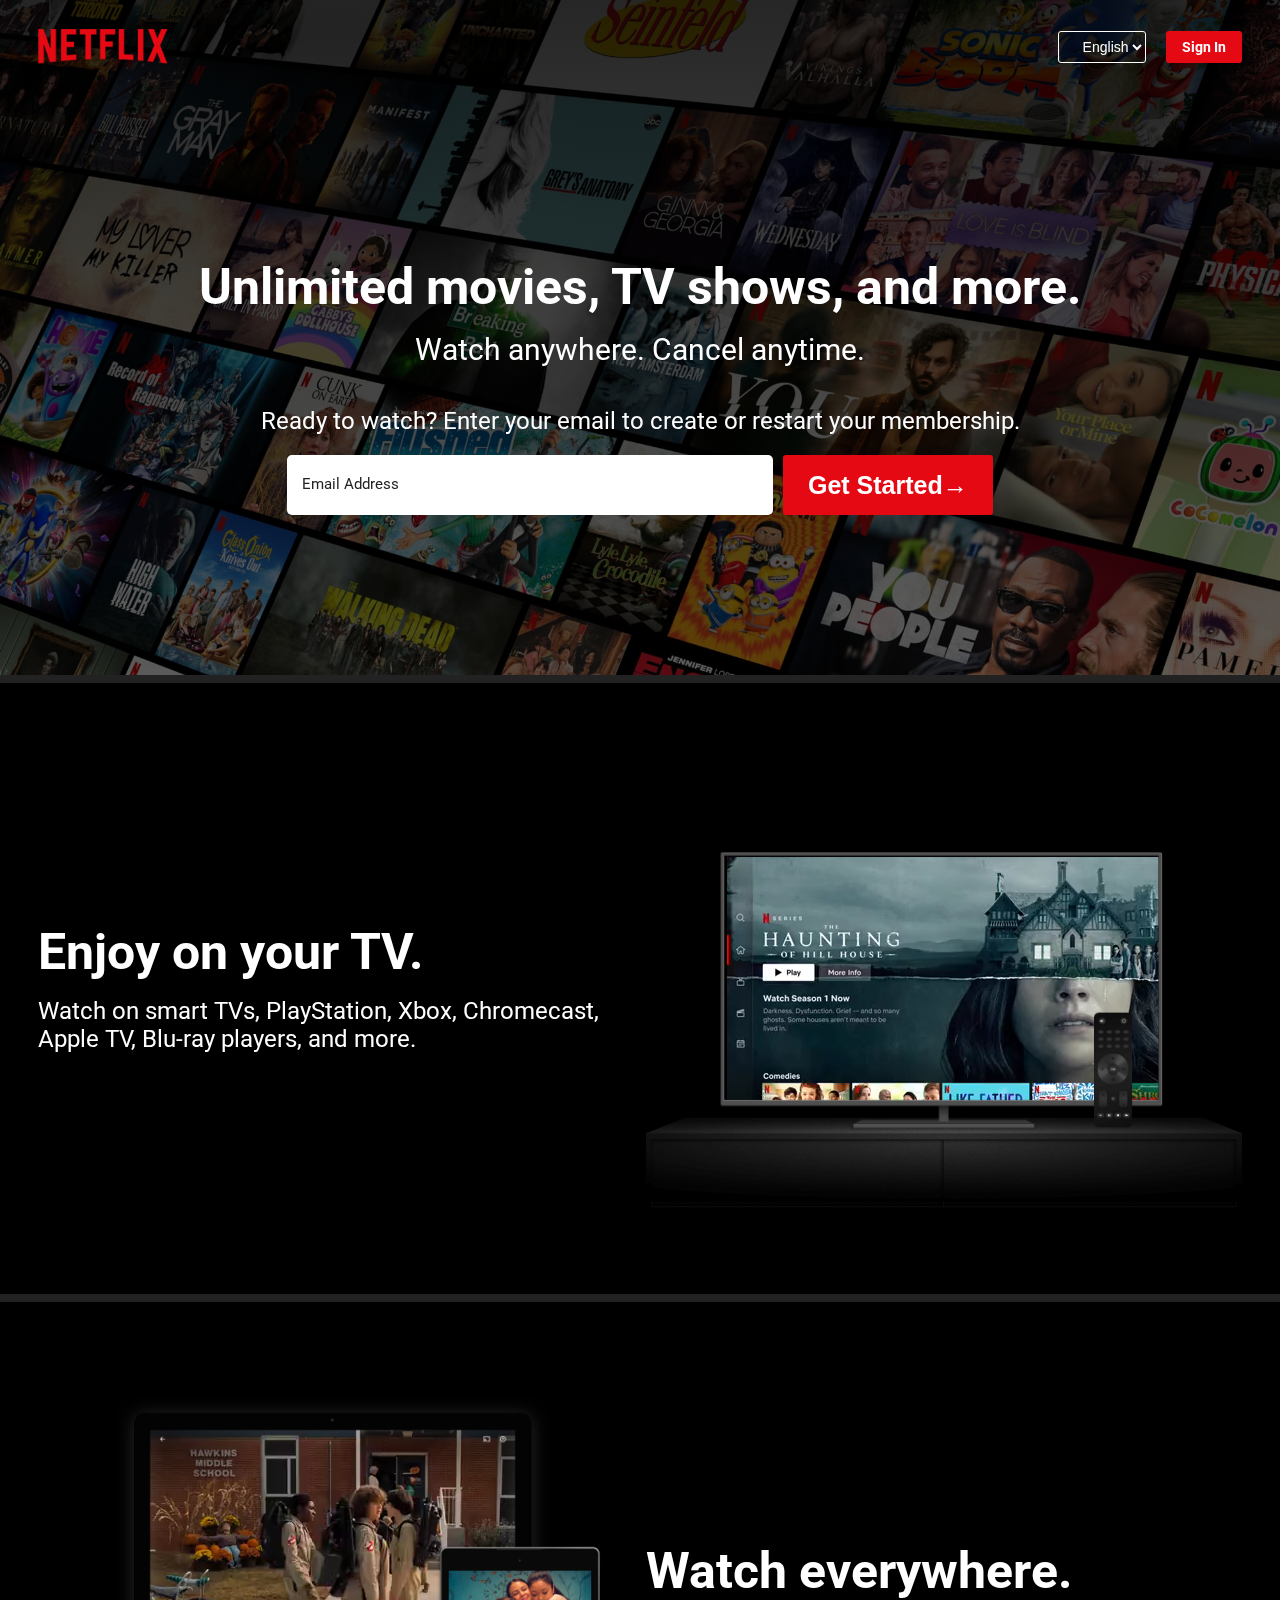
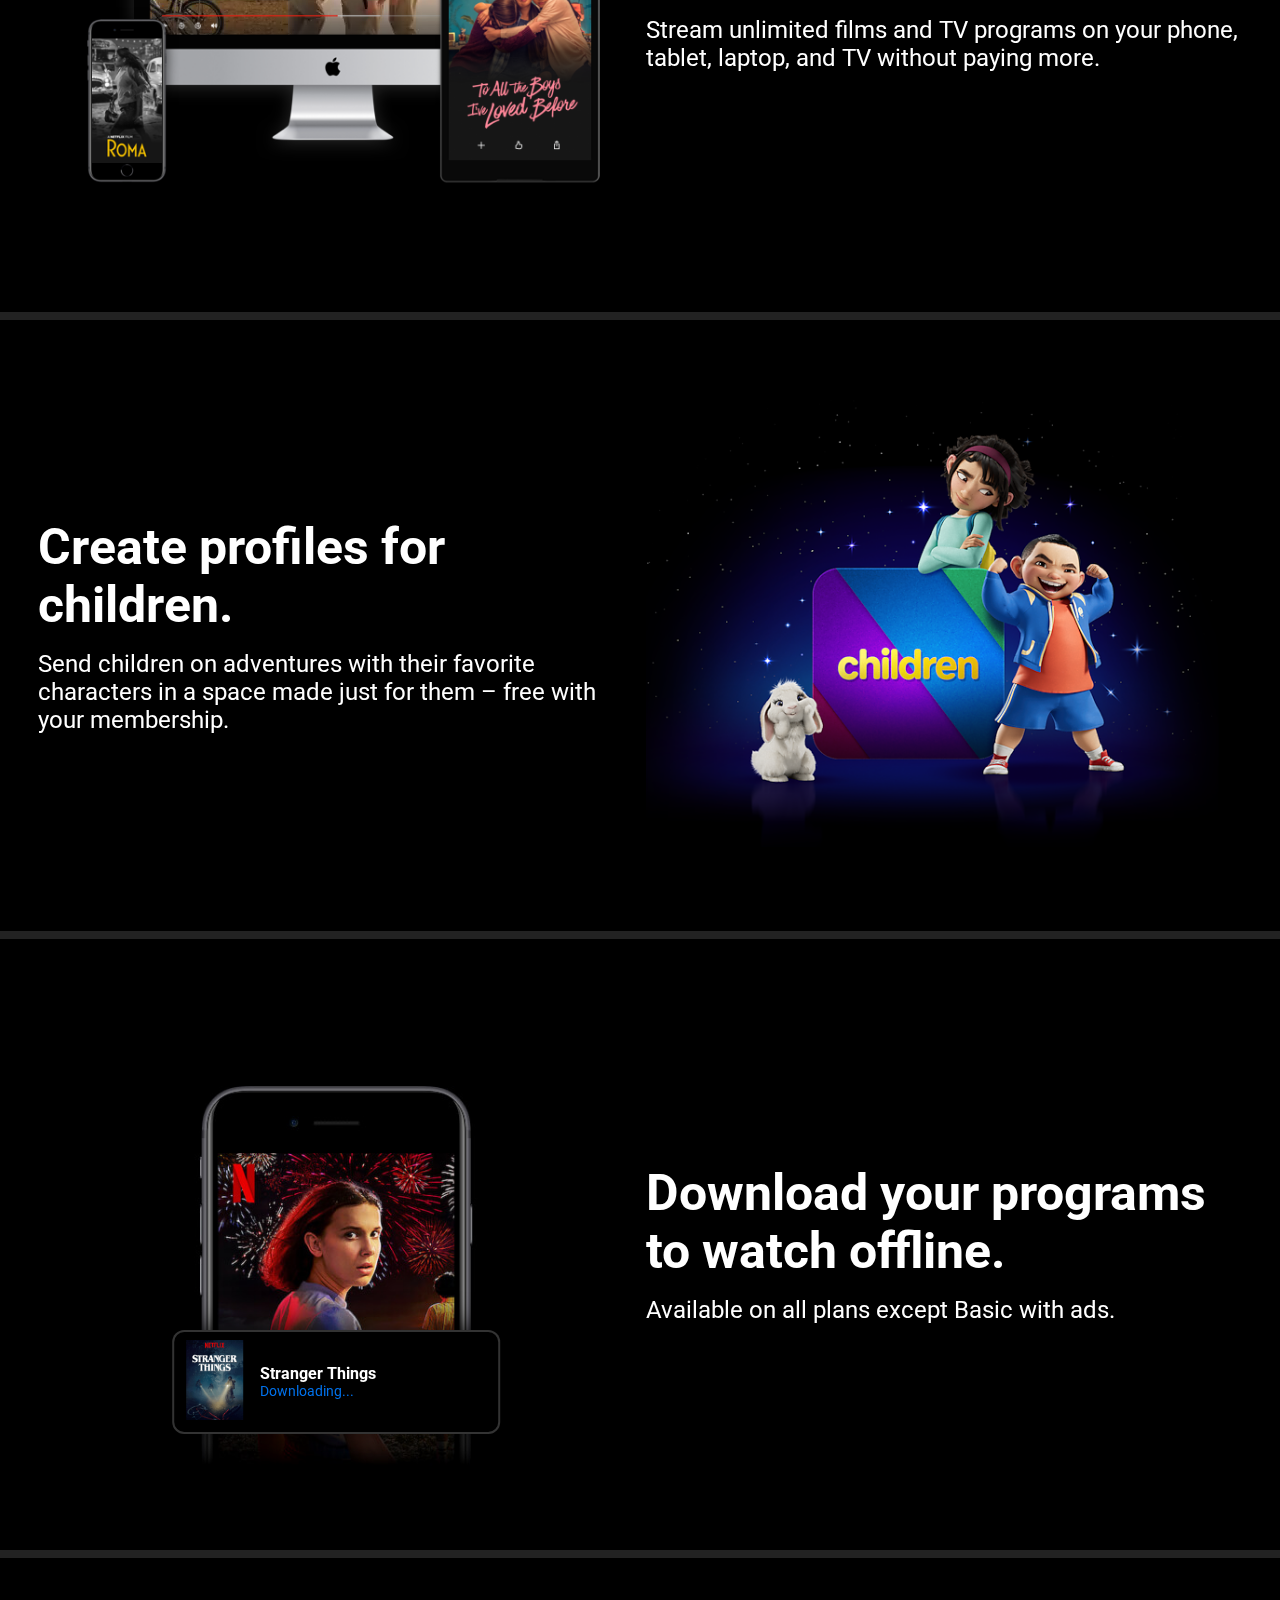
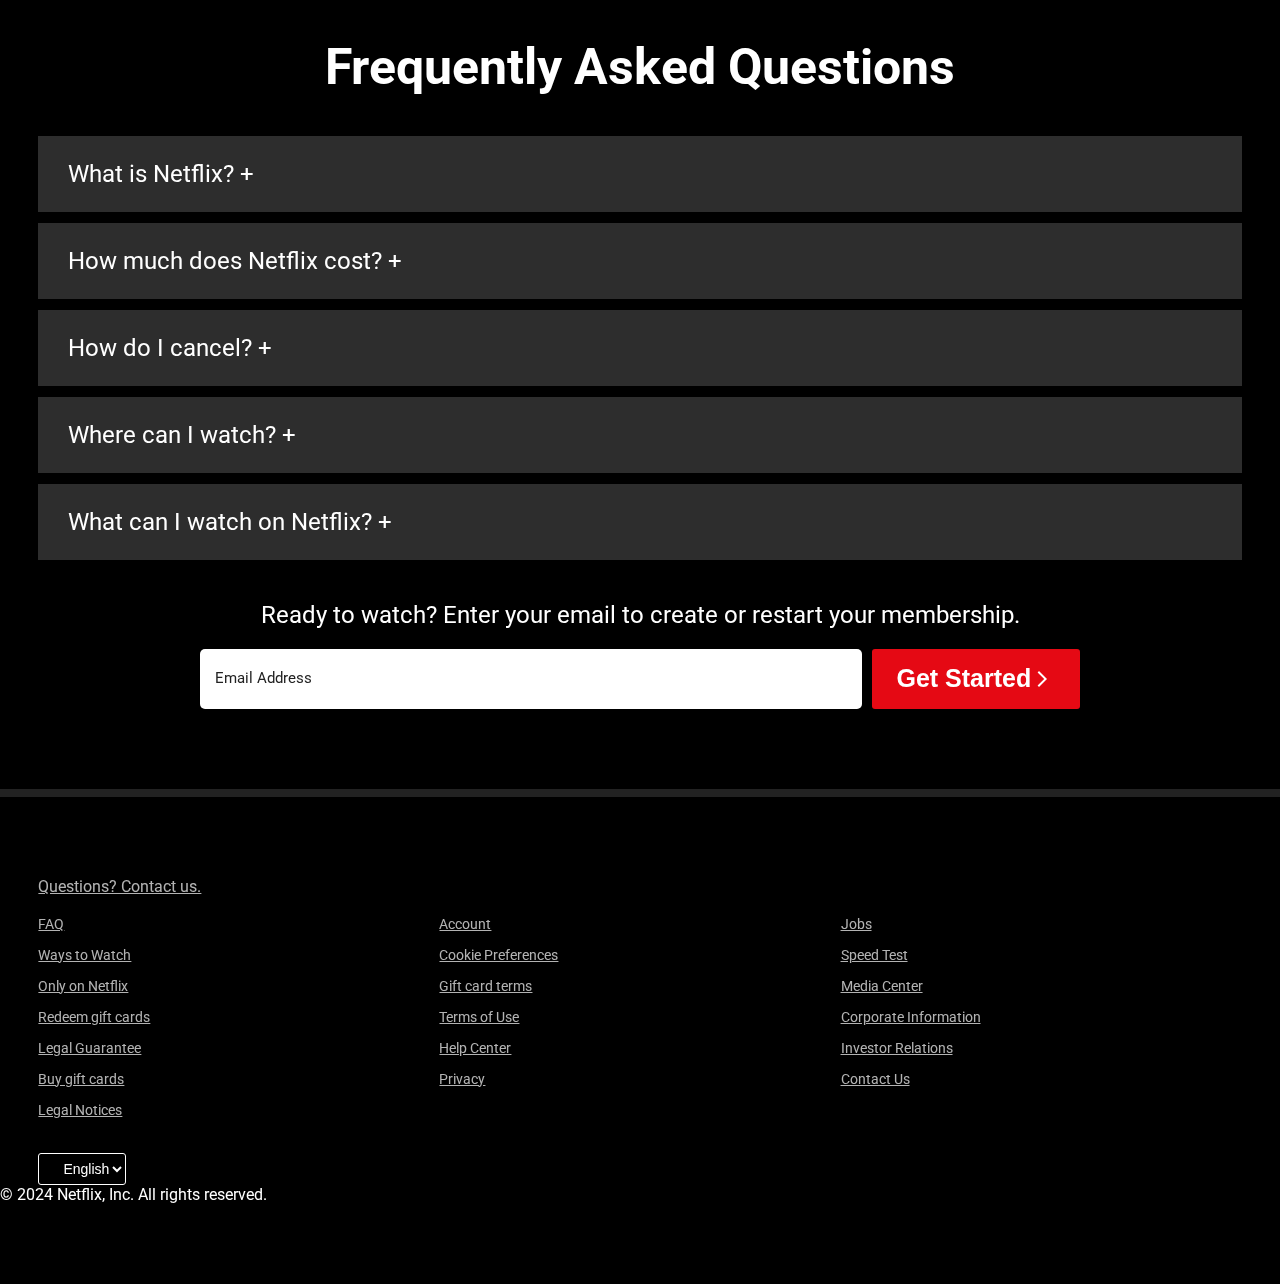
<file: index.html>
<!DOCTYPE html>
<html lang="en">
<head>
    <meta charset="UTF-8">
    <meta http-equiv="X-UA-Compatible" content="IE=edge">
    <meta name="viewport" content="width=device-width, initial-scale=1.0">
    <link rel="shortcut icon" href="https://assets.nflxext.com/us/ffe/siteui/common/icons/nficon2016.ico" type="image/x-icon">
    <link rel="stylesheet" href="./style.css">
    <style>
        .header {
            height: 75vh;
            background-image: linear-gradient(
                0deg,
                rgba(0,0,0,0.5),
                rgba(0,0,0,0.8)
            ), url("./images/bg.jpg");
            background-repeat: no-repeat;
            background-position: center 30%;
            background-size: cover; 
        }
    </style>
    <title>Netflix India – Watch TV Shows Online, Watch Movies Online</title>
</head>
<body>
    <!-- header  -->
    <div class="header">
        <div class="container">
            <nav class="navbar">
                <a href="#" class="logo">
                    <img src="./images/netflix-logo.png" alt="Logo" />
                </a>
                <div class="select-box">
                    <select>
                        <option value="">English</option>
                        <option value="">हिन्दी</option>
                    </select>
                </div>

                <a href="#" class="signin-btn">Sign In</a>
            </nav>

            <!-- header content  -->
            <div class="header-content">
                <h1>Unlimited movies, TV shows, and more.</h1>
                <h2>Watch anywhere. Cancel anytime.</h2>

                <div class="form-field">
                    <h3>Ready to watch? Enter your email to create or restart your membership.</h3>

                    <form class="form">
                        <div class="form-group">
                            <input type="email" class="form-input" placeholder=" " id="email">
                            <label for="email" class="form-label">Email Address</label>
                        </div>

                        <button class="get-btn">
                            <span>Get Started</span>
                            <span class="arrow-icon">→</span>
                        </button>
                    </form>
                </div>
            </div>
        </div>
    </div>

    <main>
        <section>
            <div class="container">
                <div class="section-wrap">
                    <div class="section-content">
                        <h1>Enjoy on your TV.</h1>
                        <p>Watch on smart TVs, PlayStation, Xbox, Chromecast, Apple TV, Blu-ray players, and more.</p>
                    </div>
                    
                    <div class="section-media">
                        <img src="./images/tv.png" alt="TV">
                        
                        <div class="video-div video-1">
                            <video autoplay playsinline muted loop>
                                <source src="./videos/video-tv-0819.m4v" type="video/mp4">
                            </video>
                        </div>
                    </div>
                </div>
            </div>
        </section>

        <section>
            <div class="container">
                <div class="section-wrap reverse">
                    <div class="section-content">
                        <h1>Watch everywhere.</h1>
                        <p>Stream unlimited films and TV programs on your phone, tablet, laptop, and TV without paying more.</p>
                    </div>
                    
                    <div class="section-media">
                        <img src="./images/device-pile.png" alt="Devices">
                        
                        <div class="video-div video-2">
                            <video autoplay playsinline muted loop>
                                <source src="./videos/video-devices.m4v" type="video/mp4">
                            </video>
                        </div>
                    </div>
                </div>
            </div>
        </section>

        <section>
            <div class="container">
                <div class="section-wrap">
                    <div class="section-content">
                        <h1>Create profiles for children.</h1>
                        <p>Send children on adventures with their favorite characters in a space made just for them – free with your membership.</p>
                    </div>
                    
                    <div class="section-media">
                        <img src="./images/kids.png" alt="Kids">
                    </div>
                </div>
            </div>
        </section>

        <section>
            <div class="container">
                <div class="section-wrap reverse">
                    <div class="section-content">
                        <h1>Download your programs to watch offline.</h1>
                        <p>Available on all plans except Basic with ads.</p>
                    </div>
                    
                    <div class="section-media">
                        <img src="./images/mobile-0819.jpg" alt="Download">
                        
                        <div class="overlay-box">
                            <div class="overlay-box-img">
                                <img src="./images/boxshot.png" alt="Boxshot">
                            </div>

                            <div class="overlay-box-text">
                                <h4>Stranger Things</h4>
                                <p>Downloading...</p>
                            </div>

                            <div class="download-animation"></div>
                        </div>
                    </div>
                </div>
            </div>
        </section>

        <section>
            <div class="container section-faq">
                <h1>Frequently Asked Questions</h1>

                <div class="accordion">
                    <div class="question">
                        <input type="checkbox" id="q1">
                        <label for="q1" class="title">
                            What is Netflix?
                            <span class="toggle-icon">+</span>
                        </label>

                        <div class="answer">
                            <p>Netflix is a streaming service that offers a wide variety of award-winning TV shows, movies, anime, documentaries, and more on thousands of internet-connected devices.</p>
                            <p>You can watch as much as you want, whenever you want without a single commercial – all for one low monthly price. There's always something new to discover and new TV shows and movies are added every week!</p>                            
                        </div>
                    </div>

                    <div class="question">
                        <input type="checkbox" id="q2">
                        <label for="q2" class="title">
                            How much does Netflix cost?
                            <span class="toggle-icon">+</span>
                        </label>

                        <div class="answer">
                            <p>Watch Netflix on your smartphone, tablet, Smart TV, laptop, or streaming device, all for one fixed monthly fee. Plans range from USD3.99 to USD11.99 a month. No extra costs, no contracts.</p>    
                        </div>
                    </div>

                    <div class="question">
                        <input type="checkbox" id="q3">
                        <label class="title" for="q3">
                            How do I cancel?
                            <span class="toggle-icon">+</span>
                        </label>
                        <div class="answer">
                            <p>Watch anywhere, anytime. Sign in with your Netflix account to watch instantly on the web at netflix.com from your personal computer or on any internet-connected device that offers the Netflix app, including smart TVs, smartphones, tablets, streaming media players, and game consoles.</p>
                            <p>You can also download your favorite shows with the iOS, Android, or Windows 10 app. Use downloads to watch while you're on the go and without an internet connection. Take Netflix with you anywhere.</p>
                        </div>
                    </div>
        
                    <div class="question">
                        <input type="checkbox" id="q4">
                        <label class="title" for="q4">
                            Where can I watch?
                            <span class="toggle-icon">+</span>
                        </label>
                        <div class="answer">
                            <p>Watch anywhere, anytime. Sign in with your Netflix account to watch instantly on the web at netflix.com from your personal computer or on any internet-connected device that offers the Netflix app, including smart TVs, smartphones, tablets, streaming media players, and game consoles.</p>
                            <p>You can also download your favorite shows with the iOS, Android, or Windows 10 app. Use downloads to watch while you're on the go and without an internet connection. Take Netflix with you anywhere.</p>
                        </div>
                    </div>

                    <div class="question">
                        <input type="checkbox" id="q5">
                        <label class="title" for="q5">
                            What can I watch on Netflix?
                            <span class="toggle-icon">+</span>
                        </label>
                        <div class="answer">
                            <p>Netflix has an extensive library of feature films, documentaries, TV shows, anime, award-winning Netflix originals, and more. Watch as much as you want, whenever you want.</p>    
                        </div>
                    </div>
                </div>
                <div class="form-field">
                    <h3>Ready to watch? Enter your email to create or restart your membership.</h3>
                
                    <form class="form">
                        <div class="form-group">
                            <input type="email" class="form-input" placeholder=" " id="email">
                            <label for="email" class="form-label">Email Address</label>
                        </div>
                
                        <button class="get-btn">
                            <span>Get Started</span>
                            <svg width="24" height="24" viewBox="0 0 24 24" fill="none" xmlns="http://www.w3.org/2000/svg" class="Hawkins-Icon Hawkins-Icon-Standard">
                                <path fill-rule="evenodd" clip-rule="evenodd" d="M8 4l8 8-8 8-1.4-1.4L13.2 12 6.6 5.4 8 4z" fill="currentColor"/>
                            </svg>
                        </button>
                    </form>
                </div>
                
            </div>
        </section>
    </main>
    <footer class="footer">
        <div class="container">
            <a href="#">Questions? Contact us.</a>

            <ul class="grid-container">
                <li><a href="#">FAQ</a></li>
                <li><a href="#">Account</a></li>
                <li><a href="#">Jobs</a></li>
                <li><a href="#">Ways to Watch</a></li>
                <li><a href="#">Cookie Preferences</a></li>
                <li><a href="#">Speed Test</a></li>
                <li><a href="#">Only on Netflix</a></li>
                <li><a href="#">Gift card terms</a></li>
                <li><a href="#">Media Center</a></li>
                <li><a href="#">Redeem gift cards</a></li>
                <li><a href="#">Terms of Use</a></li>
                <li><a href="#">Corporate Information</a></li>
                <li><a href="#">Legal Guarantee</a></li>
                <li><a href="#">Help Center</a></li>
                <li><a href="#">Investor Relations</a></li>
                <li><a href="#">Buy gift cards</a></li>
                <li><a href="#">Privacy</a></li>
                <li><a href="#">Contact Us</a></li>
                <li><a href="#">Legal Notices</a></li>
            </ul>

            <div class="select-box">
                <select>
                    <option value="">English</option>
                    <option value="">हिन्दी</option>
                </select>
            </div>
        </div>
        <div class="footer-bottom">
            <p>&copy; 2024 Netflix, Inc. All rights reserved.</p>
        </div>
    </footer>
</body>
</html>
</file>
<file: style.css>
@import url('https://fonts.googleapis.com/css2?family=Roboto:wght@400;500;700&display=swap');

* {
    box-sizing: border-box;
    padding: 0;
    margin: 0;
}

body {
    font-family: "Roboto", sans-serif;
    font-weight: 400;
    background-color: #000;
    color: #fff;
}

/* utilities */
.container {
    max-width: 1280px;
    margin: auto;
    padding: 0px 3%;
}

li {
    list-style: none;
}

h1 {
    font-size: 50px;
    font-weight: 700;
    margin-bottom: 16px;
}

h2 {
    font-size: 30px;
    font-weight: 400;
    margin-bottom: 40px;
}

h3 {
    font-size: 24px;
    font-weight: 400;
    margin-bottom: 20px;
}

@media screen and (max-width: 600px) {
    h1 {
        font-size: 32px;
    }

    h2, h3 {
        font-size: 18px;
    }
}
.navbar {
    width: 100%;
    display: flex;
    align-items: center;
    justify-content: space-between;
    padding: 25px 0;
}

.logo {
    margin-right: auto;
}

.logo img {
    height: 40px;
}

@media screen and (max-width: 600px) {
    .logo img {
        height: 24px;
    }
}

.select-box {
    position: relative;
}

select {
    display: inline-block;
    cursor: pointer;
    font-size: 14px;
    color: #fff;
    background: transparent;
    border: 1px solid #fff;
    padding: 6px 0px 6px 20px;
    border-radius: 3px;
}

select option {
    color: #000;
}

.signin-btn {
    display: inline-block;
    font-size: 14px;
    font-weight: 700;
    text-transform: capitalize;
    background-color: #e50914;
    color: #fff;
    text-decoration: none;
    padding: 8px 16px;
    border-radius: 3px;
    margin-left: 20px;
}

.signin-btn:hover {
    background-color: #b80f17;
    transition-timing-function: cubic-bezier(0.5, 0, 0.1, 1);
}

/* header content  */
.header-content {
    height: 65vh;
    display: grid;
    place-content: center;
    text-align: center;
}

.form-field {
    text-align: center;
}

@media screen and (max-width: 600px) {
    .form-field {
        padding: 0 25px;
    }
}

.form {
    width: 100%;
    display: flex;
    justify-content: center;
    gap: 10px;
}

@media screen and (max-width: 600px) {
    .form {
        flex-direction: column;
    }
}

.form-group {
    width: 55%;
    height: 60px;
    position: relative;
}

@media screen and (max-width: 600px) {
    .form-group {
        width: 100%;
    }
}

.form-input {
    width: 100%;
    height: 100%;
    font-size: 15px;
    color: #222;
    background-color: #fff;
    border: 0;
    border-radius: 5px;
    padding: 20px 15px;
}

.form-label {
    position: absolute;
    top: 0;
    left: 0;
    font-size: 15px;
    padding: 20px 15px;
    color: #222;

    transition: all 0.2s ease-in-out;
}

.form-input:focus + .form-label {
    top: -12px;
    left: 0;
    color: #222;
    font-size: 12px;
    z-index: 10;
}

.form-input:not(:placeholder-shown).form-input:not(:focus) + .form-label {
    top: -15px;
    left: 0px;
    font-size: 12px;
    z-index: 10;
}

.get-btn {
    display: flex;
    align-items: center;
    font-size: 25px;
    font-weight: 700;
    padding: 15px 25px;
    background-color: #e50914;
    border-radius: 3px;
    color: #fff;
    border: 0;
}

@media screen and (max-width: 600px) {
    .get-btn {
        align-self: center;
        font-size: 16px;
        padding: 10px 15px;
    }
}

.get-btn:hover {
    background-color: #b80f17;
    transition-timing-function: cubic-bezier(0.5, 0, 0.1, 1);
}

section {
    padding: 80px 0px;
    border-top: 8px solid #222;
}

section:nth-child(5) {
    border-bottom: 8px solid #222;
}

.section-wrap {
    display: flex;
    align-items: center;
    gap: 12px;
}

@media screen and (max-width: 960px) {
    .section-wrap {
        flex-direction: column;
        text-align: center;
    }
}

.section-content {
    flex-basis: 50%;
}

.section-content p {
    font-size: 24px;
}

@media screen and (max-width: 960px) {
    .section-content p {
        font-size: 18px;
    }
}

.section-media {
    flex-basis: 50%;
    position: relative;
}

.section-media img {
    width: 100%;
}

.video-div {
    width: 100%;
    height: 100%;
    position: absolute;
    transform: translate(-50%, -50%);
    z-index: -1;
    overflow: hidden;
}

.video-1 {
    max-width: 73%;
    max-height: 54%;
    top: 48%;
    left: 50%;
}

.reverse {
    flex-direction: row-reverse;
}

@media screen and (max-width: 960px) {
    .reverse {
        flex-direction: column;
    }
}

.video-2 {
    max-width: 63%;
    max-height: 47%;
    top: 34%;
    left: 50%;
}

.overlay-box {
    position: absolute;
    left: 50%;
    bottom: 8%;
    transform: translateX(-50%);

    width: 55%;
    min-width: 240px;
    margin: 0 auto;
    padding: 8px 12px;
    background-color: #000;

    display: flex;
    align-items: center;
    border: 2px solid rgba(255,255,255,0.2);
    box-shadow: 0 0 32px 0 rgb(0,0,0);
    border-radius: 12px;
    overflow: hidden;
    z-index: 1;
}

.overlay-box-img {
    margin: 0 16px 0 0;
    flex-grow: 0;
    flex-shrink: 0;
}

.overlay-box-img img {
    height: 80px;
}

.overlay-box-text p {
    font-size: 14px;
    color: #0071eb;
}

.download-animation {
    width: 48px;
    height: 48px;
    outline: 2px solid #000;
    outline-offset: -2px;
    display: block;
    content: "";
    background: url("https://assets.nflxext.com/ffe/siteui/acquisition/ourStory/fuji/desktop/download-icon.gif") center center no-repeat;
    background-size: 100%;
    flex-grow: 0;
    flex-shrink: 0;
}

.overlay-box-text {
    text-align: left;
    flex-grow: 1;
    flex-shrink: 1;
    margin: 5px 0;
}

/* accordion  */
.section-faq {
    text-align: center;
}

.accordion {
    width: 100%;
    font-size: 24px;
    margin: 40px 0;
    text-align: left;
}

@media screen and (max-width: 600px) {
    .accordion {
        font-size: 18px;
    }
}

.question {
    position: relative;
    background-color: #2d2d2d;
    margin-bottom: 10px;
}

.question label {
    display: block;
    padding: 24px 30px;
    border-bottom: 1px solid #000;
    cursor: pointer;
    position: relative;
}

.question label:hover {
    background-color: #444;
}

.question .symbol {
    font-size: 30px;
    position: absolute;
    right: 30px;
    top: 20px;
    transform: rotate(45deg);
    transition: all 0.2s ease;
}

@media screen and (max-width: 600px) {
    .question .symbol {
        font-size: 20px;
        right: 20px;
        top: 25px;
    }
}

.question .answer {
    padding: 0px 30px;
    max-height: 0;
    overflow: hidden;
    transition: all 0.2s ease;
}

.question .answer p {
    margin-bottom: 20px;
}

.question input[type="checkbox"] {
    display: none;
}

.question input[type="checkbox"]:checked ~ .answer {
    max-height: 600px;
    padding: 24px 30px;
}

/* footer  */
.footer {
    padding: 80px 0px;
}

.footer a {
    font-size: 16px;
    color: rgba(255,255,255,0.7);
}

.footer .grid-container {
    display: grid;
    grid-template-columns: repeat(3, 1fr);
    margin: 20px 0;
}

@media screen and (max-width: 600px ){
    .footer .grid-container {
        grid-template-columns: repeat(2, 1fr);
    }
}

.footer .grid-container li a {
    display: block;
    font-size: 14px;
    color: rgba(255,255,255,0.7);
    margin-bottom: 15px;
}
</file>
